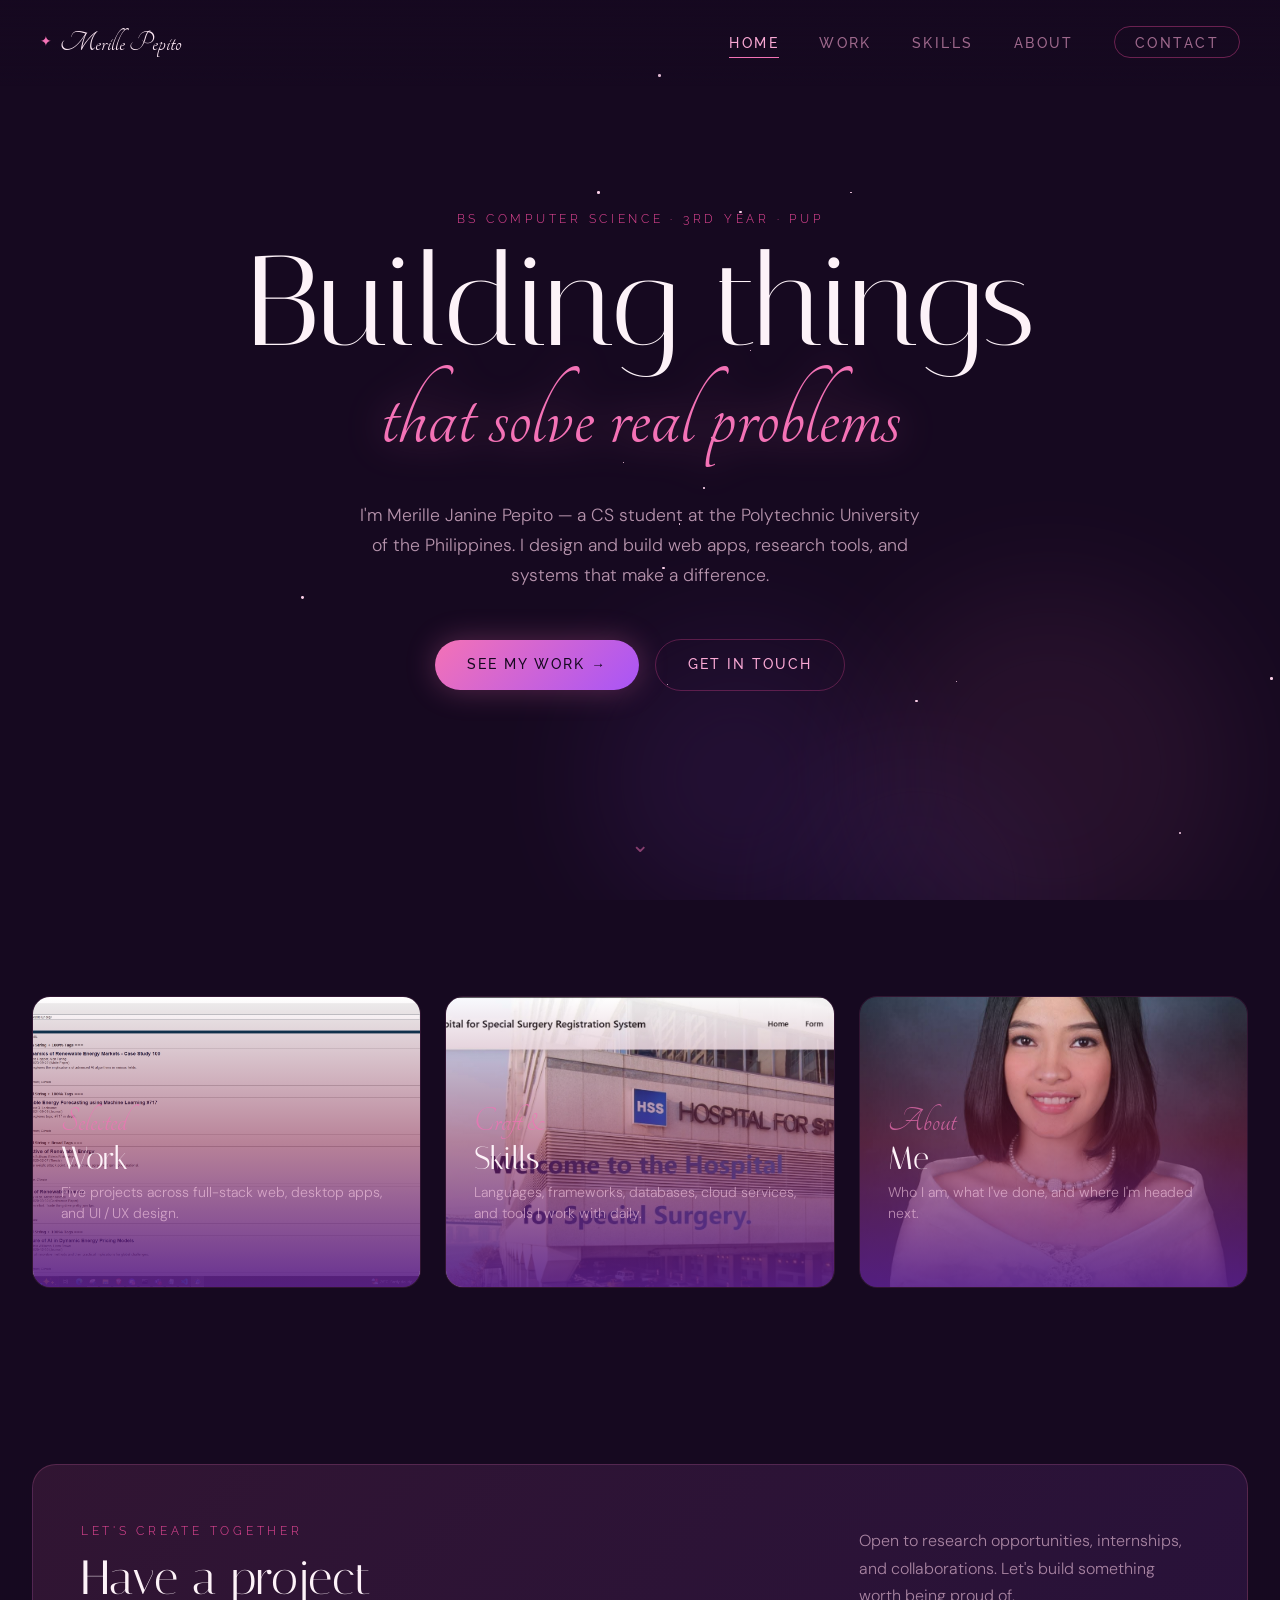
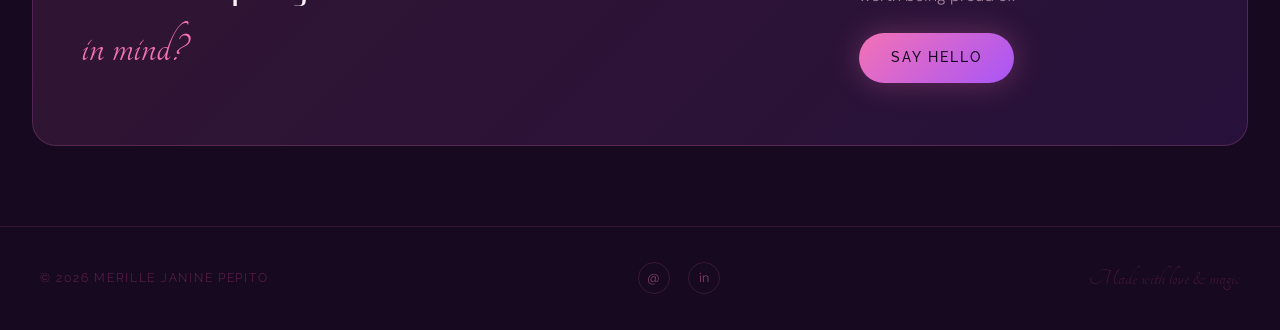
<file: index.html>
<!DOCTYPE html>
<html lang="en">
<head>
  <meta charset="UTF-8" />
  <meta name="viewport" content="width=device-width, initial-scale=1.0" />
  <title>Merille Janine Pepito — Portfolio</title>
  <link rel="stylesheet" href="css/style.css" />
</head>
<body>

  <!-- NAV -->
  <nav class="site-nav">
    <a href="index.html" class="nav-logo">
      <span class="spark-icon">✦</span>
      <span>Merille Pepito</span>
    </a>
    <ul class="nav-links">
      <li><a href="index.html" class="active">Home</a></li>
      <li><a href="work.html">Work</a></li>
      <li><a href="skills.html">Skills</a></li>
      <li><a href="about.html">About</a></li>
      <li><a href="contact.html" class="nav-hire">Contact</a></li>
    </ul>
    <button class="nav-toggle" id="nav-toggle" aria-label="Menu">
      <span class="bar"></span>
      <span class="bar short"></span>
      <span class="bar"></span>
    </button>
  </nav>

  <!-- MOBILE DRAWER -->
  <div class="mobile-drawer" id="mobile-drawer">
    <a href="index.html">Home</a>
    <a href="work.html">Work</a>
    <a href="skills.html">Skills</a>
    <a href="about.html">About</a>
    <a href="contact.html">Contact</a>
  </div>

  <!-- HERO -->
  <section class="hero">
    <!-- ambient orbs -->
    <div class="hero-orbs">
      <div class="hero-orb" style="background:rgba(168,85,247,0.4)"></div>
      <div class="hero-orb" style="background:rgba(244,114,182,0.35)"></div>
      <div class="hero-orb" style="background:rgba(139,92,246,0.3)"></div>
    </div>
    <!-- stars -->
    <div class="hero-stars">
      <div class="hero-star"></div><div class="hero-star"></div><div class="hero-star"></div>
      <div class="hero-star"></div><div class="hero-star"></div><div class="hero-star"></div>
      <div class="hero-star"></div><div class="hero-star"></div><div class="hero-star"></div>
      <div class="hero-star"></div><div class="hero-star"></div><div class="hero-star"></div>
      <div class="hero-star"></div><div class="hero-star"></div><div class="hero-star"></div>
      <div class="hero-star"></div><div class="hero-star"></div><div class="hero-star"></div>
    </div>

    <div class="hero-content">
      <p class="eyebrow">BS Computer Science &middot; 3rd Year &middot; PUP</p>
      <h1 class="display-main">Building things</h1>
      <span class="display-script">that solve real problems</span>
      <p class="hero-lede">
        I'm Merille Janine Pepito — a CS student at the Polytechnic University of the Philippines.
        I design and build web apps, research tools, and systems that make a difference.
      </p>
      <div class="hero-actions">
        <a href="work.html" class="btn-primary">See My Work &rarr;</a>
        <a href="contact.html" class="btn-outline">Get In Touch</a>
      </div>
    </div>

    <button class="scroll-cue" onclick="document.querySelector('.quicknav-section').scrollIntoView({behavior:'smooth'})">&#8964;</button>
  </section>

  <!-- QUICK NAV CARDS -->
  <div class="quicknav-section">
    <div class="quicknav-grid">

      <a href="work.html" class="quicknav-card" data-reveal data-delay="0">
        <img src="images/Minerva.jpg" alt="Work" />
        <div class="overlay"></div>
        <div class="card-body">
          <span class="card-script">Selected</span>
          <h3>Work</h3>
          <p>Five projects across full-stack web, desktop apps, and UI&thinsp;/&thinsp;UX design.</p>
          <span class="explore-tag">Explore &rarr;</span>
        </div>
      </a>

      <a href="skills.html" class="quicknav-card" data-reveal data-delay="100">
        <img src="images/SpecialSurgery.jpg" alt="Skills" />
        <div class="overlay"></div>
        <div class="card-body">
          <span class="card-script">Craft &amp;</span>
          <h3>Skills</h3>
          <p>Languages, frameworks, databases, cloud services, and tools I work with daily.</p>
          <span class="explore-tag">Explore &rarr;</span>
        </div>
      </a>

      <a href="about.html" class="quicknav-card" data-reveal data-delay="200">
        <img src="images/Merille.jpg" alt="About" />
        <div class="overlay"></div>
        <div class="card-body">
          <span class="card-script">About</span>
          <h3>Me</h3>
          <p>Who I am, what I've done, and where I'm headed next.</p>
          <span class="explore-tag">Explore &rarr;</span>
        </div>
      </a>

    </div>
  </div>

  <!-- CTA STRIP -->
  <div class="cta-section" data-reveal>
    <div class="cta-box">
      <div>
        <p class="eyebrow">Let's Create Together</p>
        <h2>Have a project</h2>
        <span class="display-script" style="font-size:clamp(2rem,4vw,3.2rem)">in mind?</span>
      </div>
      <div>
        <p style="color:rgba(251,207,232,0.6); margin:0 0 24px; max-width:340px; line-height:1.7;">
          Open to research opportunities, internships, and collaborations.
          Let's build something worth being proud of.
        </p>
        <a href="contact.html" class="btn-primary">Say Hello</a>
      </div>
    </div>
  </div>

  <!-- FOOTER -->
  <footer class="site-footer">
    <span class="copyright">&copy; 2026 Merille Janine Pepito</span>
    <div class="footer-socials">
      <a href="mailto:mjortizpepito@gmail.com" aria-label="Email">@</a>
      <a href="https://www.linkedin.com/in/merille-janine-pepito-ba5447296/" target="_blank" aria-label="LinkedIn">in</a>
    </div>
    <span class="footer-tag">Made with love &amp; magic</span>
  </footer>

  <script src="js/main.js"></script>
</body>
</html>
</file>
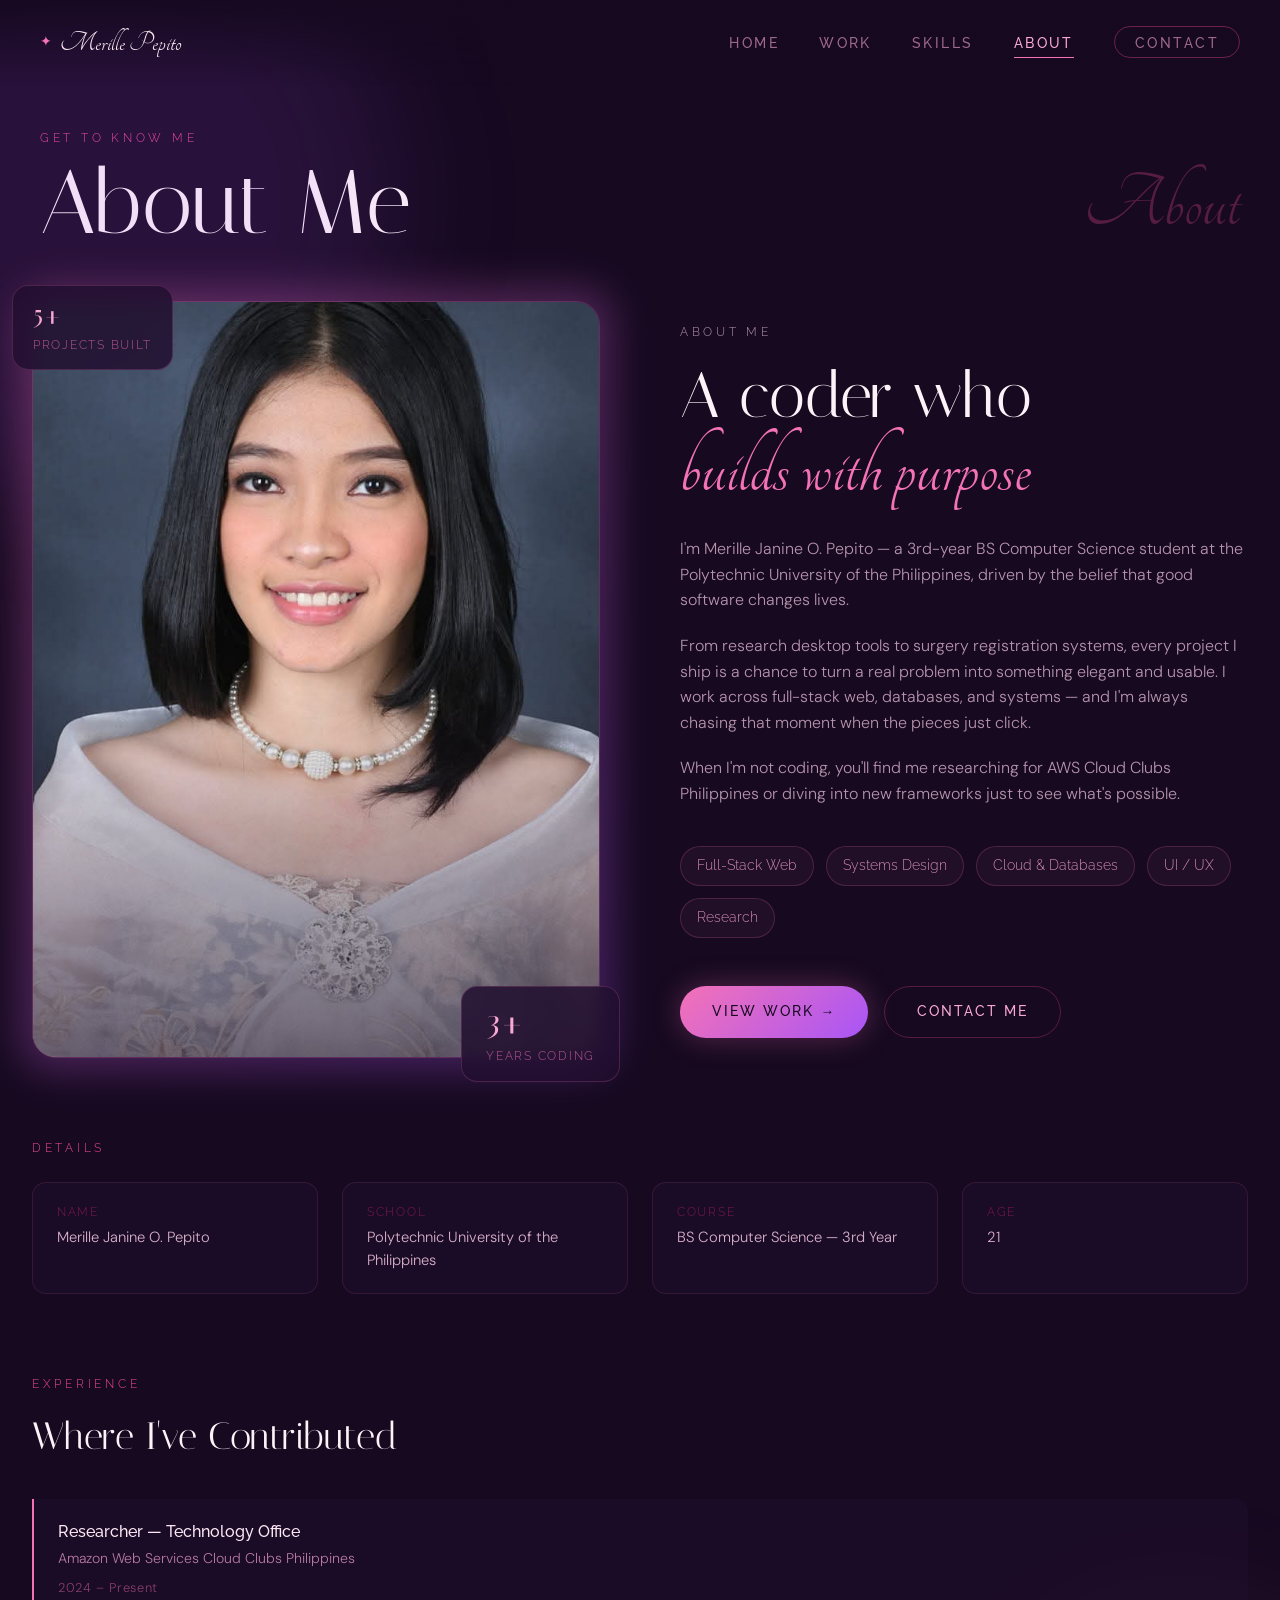
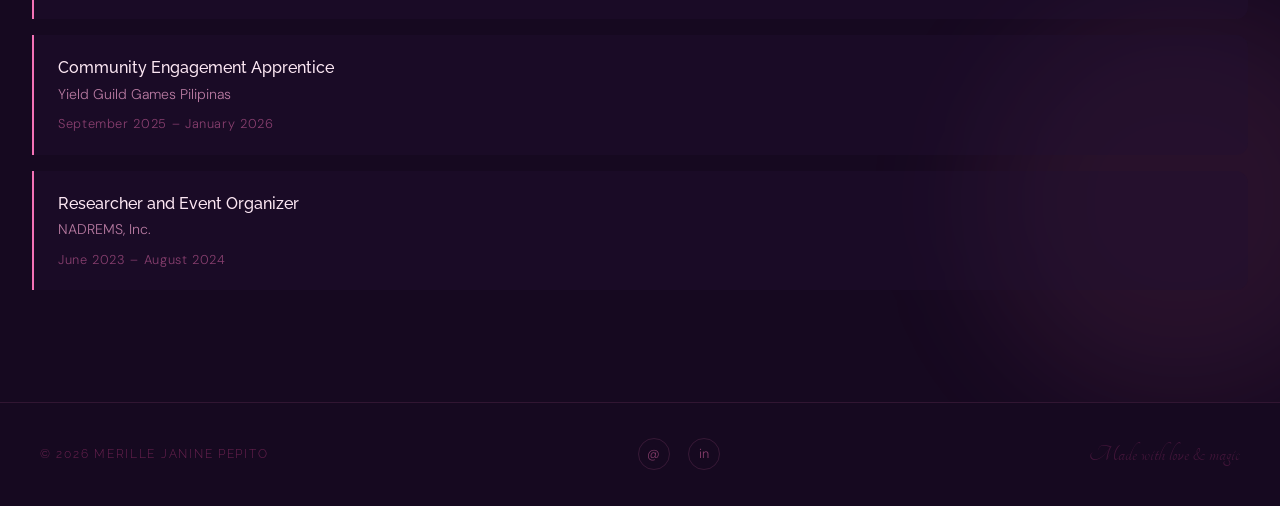
<file: about.html>
<!DOCTYPE html>
<html lang="en">
<head>
  <meta charset="UTF-8" />
  <meta name="viewport" content="width=device-width, initial-scale=1.0" />
  <title>About — Merille Janine Pepito</title>
  <link rel="stylesheet" href="css/style.css" />
</head>
<body>

  <nav class="site-nav">
    <a href="index.html" class="nav-logo">
      <span class="spark-icon">✦</span>
      <span>Merille Pepito</span>
    </a>
    <ul class="nav-links">
      <li><a href="index.html">Home</a></li>
      <li><a href="work.html">Work</a></li>
      <li><a href="skills.html">Skills</a></li>
      <li><a href="about.html" class="active">About</a></li>
      <li><a href="contact.html" class="nav-hire">Contact</a></li>
    </ul>
    <button class="nav-toggle" id="nav-toggle" aria-label="Menu">
      <span class="bar"></span><span class="bar short"></span><span class="bar"></span>
    </button>
  </nav>

  <div class="mobile-drawer" id="mobile-drawer">
    <a href="index.html">Home</a>
    <a href="work.html">Work</a>
    <a href="skills.html">Skills</a>
    <a href="about.html" class="active">About</a>
    <a href="contact.html">Contact</a>
  </div>

  <main>
    <!-- ambient glows -->
    <div class="glow" style="width:600px;height:600px;top:-100px;left:-200px;background:rgba(168,85,247,0.12)"></div>
    <div class="glow" style="width:400px;height:400px;bottom:0;right:-100px;background:rgba(244,114,182,0.08)"></div>

    <!-- PAGE HEADER -->
    <div class="page-header">
      <p class="eyebrow">Get To Know Me</p>
      <div class="page-header-row">
        <h1>About Me</h1>
        <span class="page-tag">About</span>
      </div>
    </div>

    <!-- ABOUT GRID -->
    <section class="about-section">
      <div class="about-grid">

        <!-- Portrait with stat badges -->
        <div class="about-portrait-wrap" data-reveal>
          <div class="about-portrait-glow"></div>
          <div class="about-portrait">
            <img src="images/Merille.jpg" alt="Merille Janine Pepito" />
            <div class="shade"></div>
          </div>

          <!-- Floating stat badges -->
          <div class="about-stat stat-top">
            <p class="stat-number">5+</p>
            <p class="stat-label">Projects Built</p>
          </div>
          <div class="about-stat stat-bottom">
            <p class="stat-number">3+</p>
            <p class="stat-label">Years Coding</p>
          </div>
        </div>

        <!-- Bio copy -->
        <div class="about-copy" data-reveal data-delay="120">
          <p class="eyebrow">About Me</p>
          <h1>
            A coder who
            <span class="script" style="font-size:1.3em;display:block;line-height:1;">builds with purpose</span>
          </h1>

          <p>
            I'm Merille Janine O. Pepito — a 3rd-year BS Computer Science student at the
            Polytechnic University of the Philippines, driven by the belief that good software
            changes lives.
          </p>
          <p>
            From research desktop tools to surgery registration systems, every project I ship
            is a chance to turn a real problem into something elegant and usable. I work
            across full-stack web, databases, and systems — and I'm always chasing
            that moment when the pieces just click.
          </p>
          <p>
            When I'm not coding, you'll find me researching for AWS Cloud Clubs Philippines
            or diving into new frameworks just to see what's possible.
          </p>

          <div class="tag-row">
            <span>Full-Stack Web</span>
            <span>Systems Design</span>
            <span>Cloud &amp; Databases</span>
            <span>UI / UX</span>
            <span>Research</span>
          </div>

          <div class="about-actions">
            <a href="work.html" class="btn-primary">View Work &rarr;</a>
            <a href="contact.html" class="btn-outline">Contact Me</a>
          </div>
        </div>

      </div>

      <!-- Basic info strip -->
      <div style="margin-top:80px;" data-reveal>
        <p class="eyebrow">Details</p>
        <div style="display:grid;grid-template-columns:repeat(auto-fit,minmax(200px,1fr));gap:24px;margin-top:24px;">
          <div style="padding:20px 24px;border-radius:14px;background:var(--surface-light);border:1px solid var(--border);">
            <p style="margin:0 0 4px;font-size:0.72rem;letter-spacing:0.15em;text-transform:uppercase;color:rgba(219,39,119,0.5);font-family:var(--font-label)">Name</p>
            <p style="margin:0;color:rgba(251,207,232,0.85);font-size:0.92rem;">Merille Janine O. Pepito</p>
          </div>
          <div style="padding:20px 24px;border-radius:14px;background:var(--surface-light);border:1px solid var(--border);">
            <p style="margin:0 0 4px;font-size:0.72rem;letter-spacing:0.15em;text-transform:uppercase;color:rgba(219,39,119,0.5);font-family:var(--font-label)">School</p>
            <p style="margin:0;color:rgba(251,207,232,0.85);font-size:0.92rem;">Polytechnic University of the Philippines</p>
          </div>
          <div style="padding:20px 24px;border-radius:14px;background:var(--surface-light);border:1px solid var(--border);">
            <p style="margin:0 0 4px;font-size:0.72rem;letter-spacing:0.15em;text-transform:uppercase;color:rgba(219,39,119,0.5);font-family:var(--font-label)">Course</p>
            <p style="margin:0;color:rgba(251,207,232,0.85);font-size:0.92rem;">BS Computer Science — 3rd Year</p>
          </div>
          <div style="padding:20px 24px;border-radius:14px;background:var(--surface-light);border:1px solid var(--border);">
            <p style="margin:0 0 4px;font-size:0.72rem;letter-spacing:0.15em;text-transform:uppercase;color:rgba(219,39,119,0.5);font-family:var(--font-label)">Age</p>
            <p style="margin:0;color:rgba(251,207,232,0.85);font-size:0.92rem;">21</p>
          </div>
        </div>
      </div>

      <!-- Experience -->
      <div style="margin-top:80px;" data-reveal>
        <p class="eyebrow">Experience</p>
        <h2 style="font-family:var(--font-display);font-weight:400;font-size:clamp(1.8rem,3vw,2.6rem);color:var(--pink-50);margin:8px 0 32px;">Where I've Contributed</h2>
        <ul class="experience-list">
          <li>
            <div class="role-title">Researcher — Technology Office</div>
            <span class="role-company">Amazon Web Services Cloud Clubs Philippines</span>
            <p class="experience-date">2024 &ndash; Present</p>
          </li>
          <li>
            <div class="role-title">Community Engagement Apprentice</div>
            <span class="role-company">Yield Guild Games Pilipinas</span>
            <p class="experience-date">September 2025 &ndash; January 2026</p>
          </li>
          <li>
            <div class="role-title">Researcher and Event Organizer</div>
            <span class="role-company">NADREMS, Inc.</span>
            <p class="experience-date">June 2023 &ndash; August 2024</p>
          </li>
        </ul>
      </div>
    </section>
  </main>

  <footer class="site-footer">
    <span class="copyright">&copy; 2026 Merille Janine Pepito</span>
    <div class="footer-socials">
      <a href="mailto:mjortizpepito@gmail.com" aria-label="Email">@</a>
      <a href="https://www.linkedin.com/in/merille-janine-pepito-ba5447296/" target="_blank" aria-label="LinkedIn">in</a>
    </div>
    <span class="footer-tag">Made with love &amp; magic</span>
  </footer>

  <script src="js/main.js"></script>
</body>
</html>
</file>
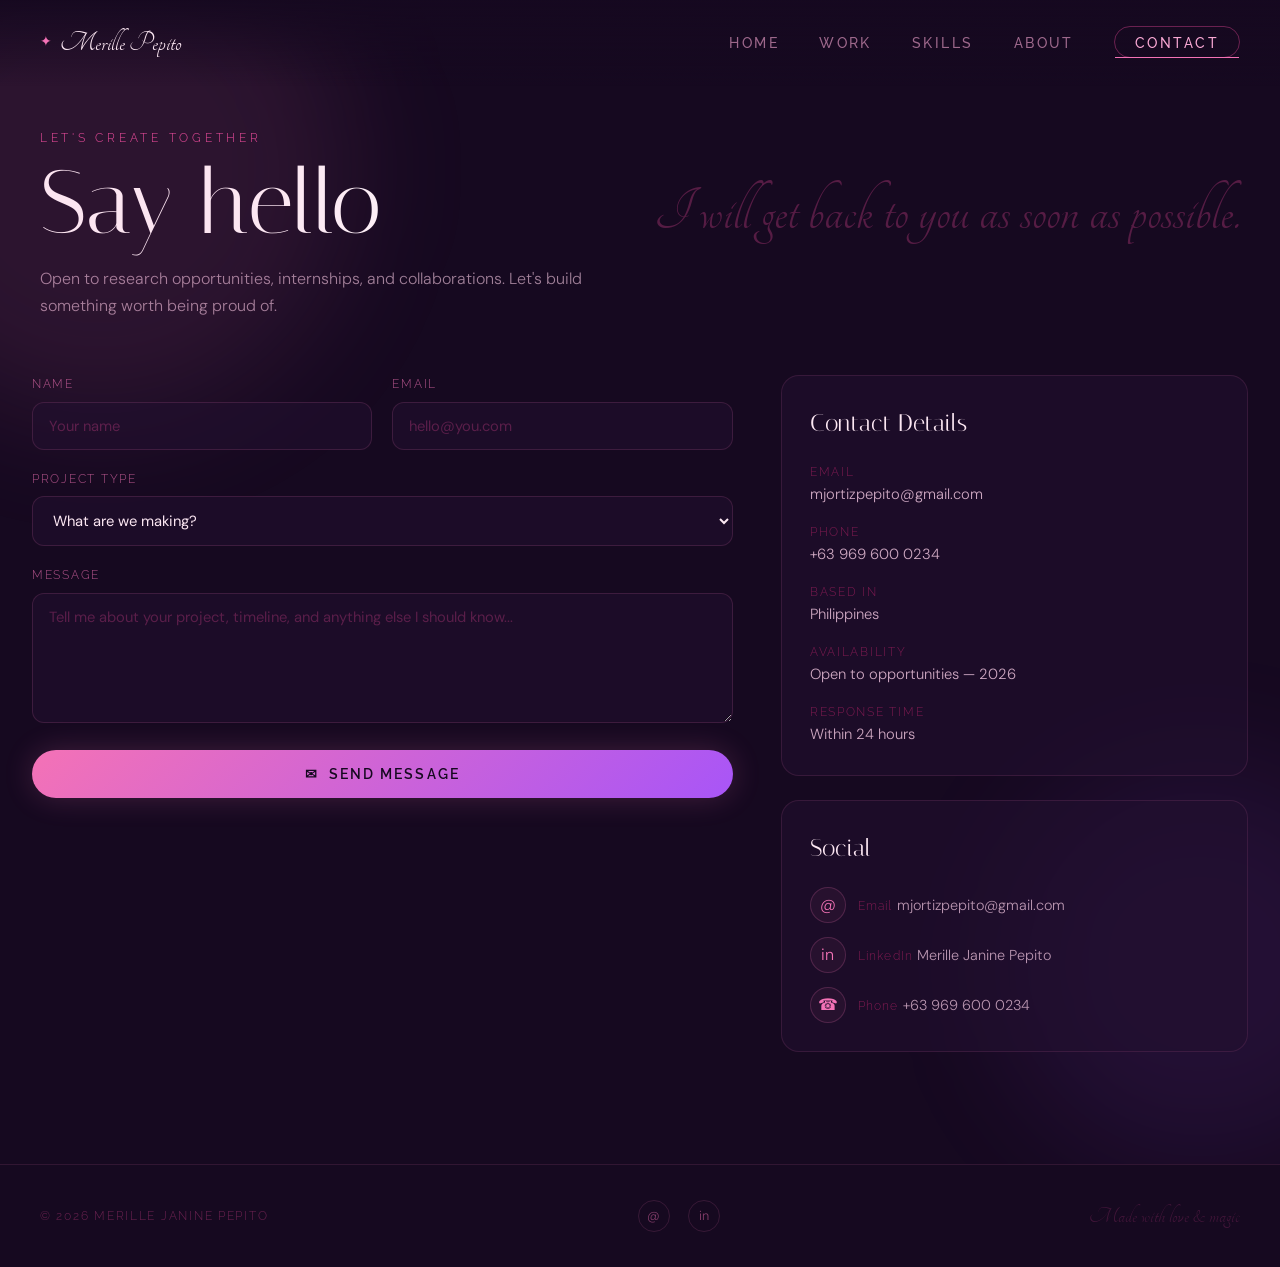
<file: contact.html>
<!DOCTYPE html>
<html lang="en">
<head>
  <meta charset="UTF-8" />
  <meta name="viewport" content="width=device-width, initial-scale=1.0" />
  <title>Contact — Merille Janine Pepito</title>
  <link rel="stylesheet" href="css/style.css" />
</head>
<body>

  <nav class="site-nav">
    <a href="index.html" class="nav-logo">
      <span class="spark-icon">✦</span>
      <span>Merille Pepito</span>
    </a>
    <ul class="nav-links">
      <li><a href="index.html">Home</a></li>
      <li><a href="work.html">Work</a></li>
      <li><a href="skills.html">Skills</a></li>
      <li><a href="about.html">About</a></li>
      <li><a href="contact.html" class="nav-hire active">Contact</a></li>
    </ul>
    <button class="nav-toggle" id="nav-toggle" aria-label="Menu">
      <span class="bar"></span><span class="bar short"></span><span class="bar"></span>
    </button>
  </nav>

  <div class="mobile-drawer" id="mobile-drawer">
    <a href="index.html">Home</a>
    <a href="work.html">Work</a>
    <a href="skills.html">Skills</a>
    <a href="about.html">About</a>
    <a href="contact.html" class="active">Contact</a>
  </div>

  <main>
    <div class="glow" style="width:500px;height:500px;top:-80px;left:-150px;background:rgba(244,114,182,0.1)"></div>
    <div class="glow" style="width:400px;height:400px;bottom:0;right:-120px;background:rgba(168,85,247,0.09)"></div>

    <!-- PAGE HEADER -->
    <div class="page-header">
      <p class="eyebrow">Let's Create Together</p>
      <div class="page-header-row">
        <h1>Say hello</h1>
        <span class="page-tag" style="font-family:var(--font-script);color:rgba(236,72,153,0.3);font-size:4rem;">I will get back to you as soon as possible.</span>
      </div>
      <p class="lede">Open to research opportunities, internships, and collaborations. Let's build something worth being proud of.</p>
    </div>

    <!-- CONTACT GRID -->
    <section class="contact-section">
      <div class="contact-grid">

        <!-- LEFT: form -->
        <div data-reveal>

          <!-- Form (shown by default) -->
          <form class="contact-form" id="contact-form" novalidate>
            <div class="form-row">
              <div class="field">
                <label for="name">Name</label>
                <input type="text" id="name" name="name" placeholder="Your name" required />
              </div>
              <div class="field">
                <label for="email">Email</label>
                <input type="email" id="email" name="email" placeholder="hello@you.com" required />
              </div>
            </div>

            <div class="field">
              <label for="project-type">Project Type</label>
              <select id="project-type" name="project_type">
                <option value="" disabled selected>What are we making?</option>
                <option value="web-app">Web Application</option>
                <option value="desktop-app">Desktop Application</option>
                <option value="research">Research Collaboration</option>
                <option value="internship">Internship / Role</option>
                <option value="other">Other</option>
              </select>
            </div>

            <div class="field">
              <label for="message">Message</label>
              <textarea id="message" name="message" placeholder="Tell me about your project, timeline, and anything else I should know..." required></textarea>
            </div>

            <button type="submit" class="submit-btn">
              <span>&#9993;</span> Send Message
            </button>
          </form>

          <!-- Success state (hidden until form submitted) -->
          <div class="sent-confirm" id="sent-confirm" style="display:none;">
            <span class="script" style="font-size:3.5rem;display:block;margin-bottom:16px;">Thank you!</span>
            <p style="color:rgba(251,207,232,0.65);max-width:400px;margin:0 auto;">
              Your message is on its way. I'll get back to you within 24 hours.
            </p>
            <a href="index.html" class="btn-outline" style="display:inline-flex;margin-top:32px;">Back to Home</a>
          </div>

        </div>

        <!-- RIGHT: sidebar -->
        <div data-reveal data-delay="120">

          <!-- Contact details card -->
          <div class="info-card">
            <h3>Contact Details</h3>
            <div class="detail-item">
              <p class="detail-label">Email</p>
              <p class="detail-value">mjortizpepito@gmail.com</p>
            </div>
            <div class="detail-item">
              <p class="detail-label">Phone</p>
              <p class="detail-value">+63 969 600 0234</p>
            </div>
            <div class="detail-item">
              <p class="detail-label">Based In</p>
              <p class="detail-value">Philippines</p>
            </div>
            <div class="detail-item">
              <p class="detail-label">Availability</p>
              <p class="detail-value">Open to opportunities &mdash; 2026</p>
            </div>
            <div class="detail-item">
              <p class="detail-label">Response Time</p>
              <p class="detail-value">Within 24 hours</p>
            </div>
          </div>

          <!-- Social card -->
          <div class="info-card" style="margin-top:24px;">
            <h3>Social</h3>
            <div class="social-row">
              <a href="mailto:mjortizpepito@gmail.com">
                <span class="icon-circle">@</span>
                <div>
                  <span class="social-label">Email</span>
                  <span class="social-handle">mjortizpepito@gmail.com</span>
                </div>
              </a>
              <a href="https://www.linkedin.com/in/merille-janine-pepito-ba5447296/" target="_blank">
                <span class="icon-circle">in</span>
                <div>
                  <span class="social-label">LinkedIn</span>
                  <span class="social-handle">Merille Janine Pepito</span>
                </div>
              </a>
              <a href="tel:+639696000234">
                <span class="icon-circle">&#9742;</span>
                <div>
                  <span class="social-label">Phone</span>
                  <span class="social-handle">+63 969 600 0234</span>
                </div>
              </a>
            </div>
          </div>

        </div>

      </div>
    </section>
  </main>

  <footer class="site-footer">
    <span class="copyright">&copy; 2026 Merille Janine Pepito</span>
    <div class="footer-socials">
      <a href="mailto:mjortizpepito@gmail.com" aria-label="Email">@</a>
      <a href="https://www.linkedin.com/in/merille-janine-pepito-ba5447296/" target="_blank" aria-label="LinkedIn">in</a>
    </div>
    <span class="footer-tag">Made with love &amp; magic</span>
  </footer>

  <script src="js/main.js"></script>
</body>
</html>
</file>
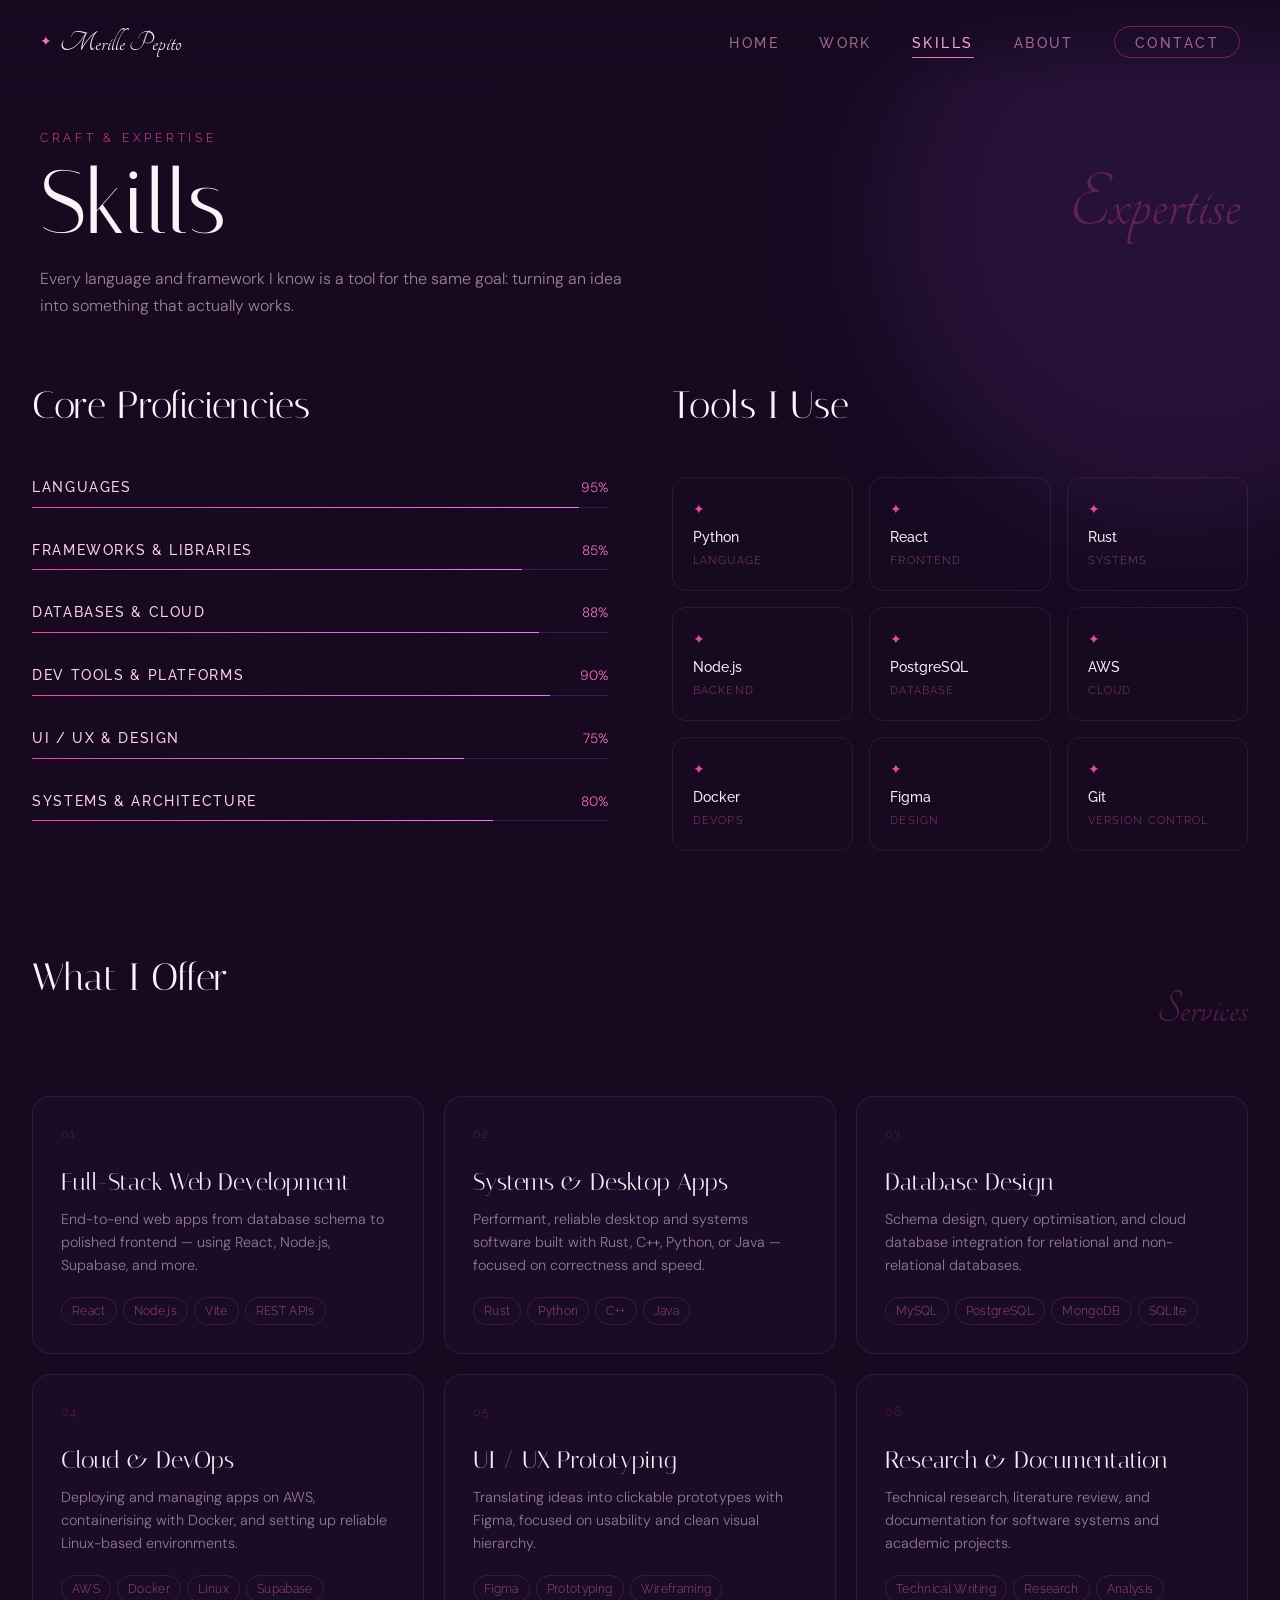
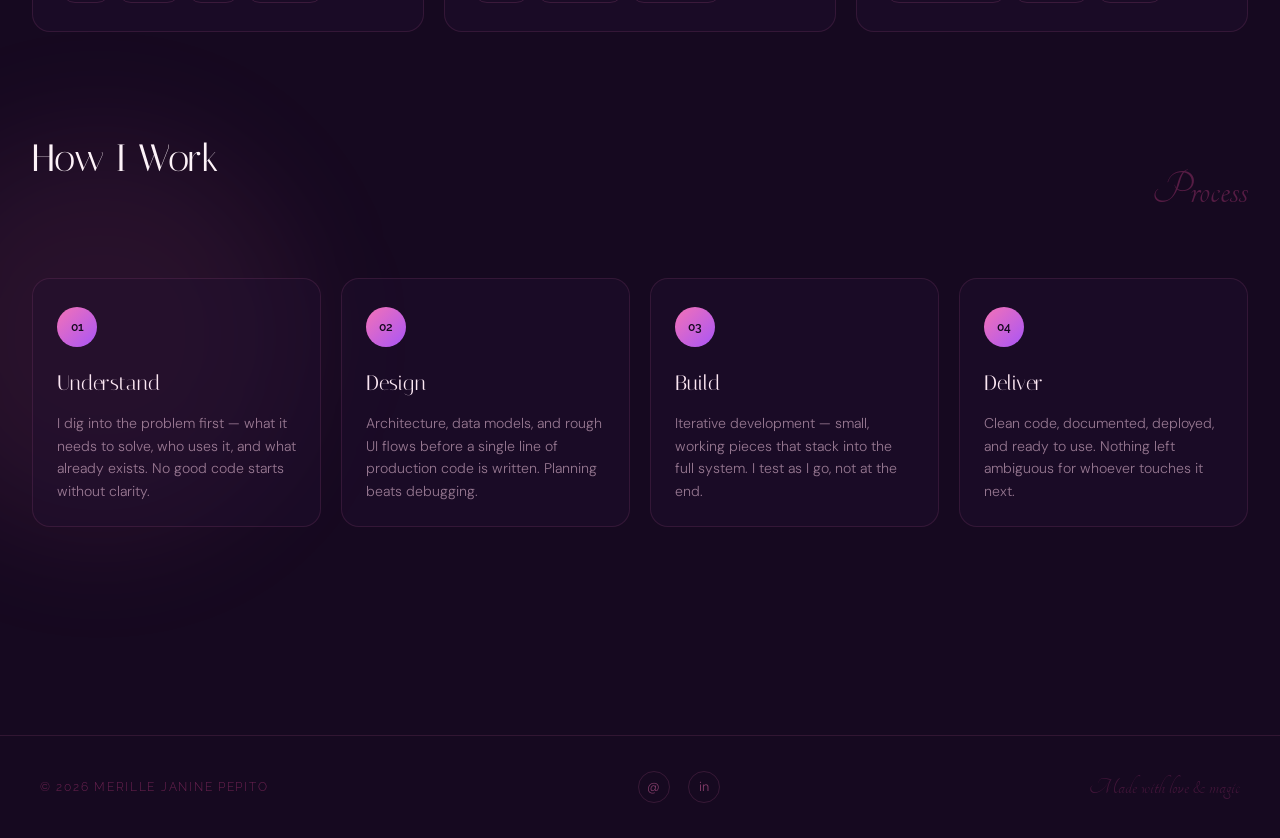
<file: skills.html>
<!DOCTYPE html>
<html lang="en">
<head>
  <meta charset="UTF-8" />
  <meta name="viewport" content="width=device-width, initial-scale=1.0" />
  <title>Skills — Merille Janine Pepito</title>
  <link rel="stylesheet" href="css/style.css" />
</head>
<body>

  <nav class="site-nav">
    <a href="index.html" class="nav-logo">
      <span class="spark-icon">✦</span>
      <span>Merille Pepito</span>
    </a>
    <ul class="nav-links">
      <li><a href="index.html">Home</a></li>
      <li><a href="work.html">Work</a></li>
      <li><a href="skills.html" class="active">Skills</a></li>
      <li><a href="about.html">About</a></li>
      <li><a href="contact.html" class="nav-hire">Contact</a></li>
    </ul>
    <button class="nav-toggle" id="nav-toggle" aria-label="Menu">
      <span class="bar"></span><span class="bar short"></span><span class="bar"></span>
    </button>
  </nav>

  <div class="mobile-drawer" id="mobile-drawer">
    <a href="index.html">Home</a>
    <a href="work.html">Work</a>
    <a href="skills.html" class="active">Skills</a>
    <a href="about.html">About</a>
    <a href="contact.html">Contact</a>
  </div>

  <main>
    <div class="glow" style="width:600px;height:600px;top:-80px;right:-200px;background:rgba(168,85,247,0.11)"></div>
    <div class="glow" style="width:400px;height:400px;bottom:200px;left:-100px;background:rgba(244,114,182,0.08)"></div>

    <!-- PAGE HEADER -->
    <div class="page-header">
      <p class="eyebrow">Craft &amp; Expertise</p>
      <div class="page-header-row">
        <h1>Skills</h1>
        <span class="page-tag">Expertise</span>
      </div>
      <p class="lede">Every language and framework I know is a tool for the same goal: turning an idea into something that actually works.</p>
    </div>

    <!-- PROFICIENCIES + TOOLS -->
    <div class="skills-columns">

      <!-- Left: animated proficiency bars -->
      <div data-reveal>
        <h2>Core Proficiencies</h2>
        <div class="bar-group">

          <div class="bar-item">
            <div class="bar-label">
              <span class="label-text">Languages</span>
              <span class="label-pct">95%</span>
            </div>
            <div class="bar-track">
              <div class="bar-fill" data-width="95%"></div>
            </div>
          </div>

          <div class="bar-item">
            <div class="bar-label">
              <span class="label-text">Frameworks &amp; Libraries</span>
              <span class="label-pct">85%</span>
            </div>
            <div class="bar-track">
              <div class="bar-fill" data-width="85%"></div>
            </div>
          </div>

          <div class="bar-item">
            <div class="bar-label">
              <span class="label-text">Databases &amp; Cloud</span>
              <span class="label-pct">88%</span>
            </div>
            <div class="bar-track">
              <div class="bar-fill" data-width="88%"></div>
            </div>
          </div>

          <div class="bar-item">
            <div class="bar-label">
              <span class="label-text">Dev Tools &amp; Platforms</span>
              <span class="label-pct">90%</span>
            </div>
            <div class="bar-track">
              <div class="bar-fill" data-width="90%"></div>
            </div>
          </div>

          <div class="bar-item">
            <div class="bar-label">
              <span class="label-text">UI / UX &amp; Design</span>
              <span class="label-pct">75%</span>
            </div>
            <div class="bar-track">
              <div class="bar-fill" data-width="75%"></div>
            </div>
          </div>

          <div class="bar-item">
            <div class="bar-label">
              <span class="label-text">Systems &amp; Architecture</span>
              <span class="label-pct">80%</span>
            </div>
            <div class="bar-track">
              <div class="bar-fill" data-width="80%"></div>
            </div>
          </div>

        </div>
      </div>

      <!-- Right: tools grid -->
      <div data-reveal data-delay="120">
        <h2>Tools I Use</h2>
        <div class="tool-grid">
          <div class="tool-card">
            <span class="tool-icon">✦</span>
            <span class="tool-name">Python</span>
            <span class="tool-tag">Language</span>
          </div>
          <div class="tool-card">
            <span class="tool-icon">✦</span>
            <span class="tool-name">React</span>
            <span class="tool-tag">Frontend</span>
          </div>
          <div class="tool-card">
            <span class="tool-icon">✦</span>
            <span class="tool-name">Rust</span>
            <span class="tool-tag">Systems</span>
          </div>
          <div class="tool-card">
            <span class="tool-icon">✦</span>
            <span class="tool-name">Node.js</span>
            <span class="tool-tag">Backend</span>
          </div>
          <div class="tool-card">
            <span class="tool-icon">✦</span>
            <span class="tool-name">PostgreSQL</span>
            <span class="tool-tag">Database</span>
          </div>
          <div class="tool-card">
            <span class="tool-icon">✦</span>
            <span class="tool-name">AWS</span>
            <span class="tool-tag">Cloud</span>
          </div>
          <div class="tool-card">
            <span class="tool-icon">✦</span>
            <span class="tool-name">Docker</span>
            <span class="tool-tag">DevOps</span>
          </div>
          <div class="tool-card">
            <span class="tool-icon">✦</span>
            <span class="tool-name">Figma</span>
            <span class="tool-tag">Design</span>
          </div>
          <div class="tool-card">
            <span class="tool-icon">✦</span>
            <span class="tool-name">Git</span>
            <span class="tool-tag">Version Control</span>
          </div>
        </div>
      </div>

    </div>

    <!-- WHAT I OFFER (services) -->
    <div class="section-block" data-reveal>
      <div class="section-block-heading">
        <h2>What I Offer</h2>
        <span class="script-tag">Services</span>
      </div>
      <div class="services-grid">

        <div class="service-card">
          <div class="service-top">
            <span class="service-num">01</span>
            <div class="service-dot"></div>
          </div>
          <h3>Full-Stack Web Development</h3>
          <p>End-to-end web apps from database schema to polished frontend — using React, Node.js, Supabase, and more.</p>
          <div class="service-tags">
            <span>React</span><span>Node.js</span><span>Vite</span><span>REST APIs</span>
          </div>
        </div>

        <div class="service-card">
          <div class="service-top">
            <span class="service-num">02</span>
            <div class="service-dot"></div>
          </div>
          <h3>Systems &amp; Desktop Apps</h3>
          <p>Performant, reliable desktop and systems software built with Rust, C++, Python, or Java — focused on correctness and speed.</p>
          <div class="service-tags">
            <span>Rust</span><span>Python</span><span>C++</span><span>Java</span>
          </div>
        </div>

        <div class="service-card">
          <div class="service-top">
            <span class="service-num">03</span>
            <div class="service-dot"></div>
          </div>
          <h3>Database Design</h3>
          <p>Schema design, query optimisation, and cloud database integration for relational and non-relational databases.</p>
          <div class="service-tags">
            <span>MySQL</span><span>PostgreSQL</span><span>MongoDB</span><span>SQLite</span>
          </div>
        </div>

        <div class="service-card">
          <div class="service-top">
            <span class="service-num">04</span>
            <div class="service-dot"></div>
          </div>
          <h3>Cloud &amp; DevOps</h3>
          <p>Deploying and managing apps on AWS, containerising with Docker, and setting up reliable Linux-based environments.</p>
          <div class="service-tags">
            <span>AWS</span><span>Docker</span><span>Linux</span><span>Supabase</span>
          </div>
        </div>

        <div class="service-card">
          <div class="service-top">
            <span class="service-num">05</span>
            <div class="service-dot"></div>
          </div>
          <h3>UI / UX Prototyping</h3>
          <p>Translating ideas into clickable prototypes with Figma, focused on usability and clean visual hierarchy.</p>
          <div class="service-tags">
            <span>Figma</span><span>Prototyping</span><span>Wireframing</span>
          </div>
        </div>

        <div class="service-card">
          <div class="service-top">
            <span class="service-num">06</span>
            <div class="service-dot"></div>
          </div>
          <h3>Research &amp; Documentation</h3>
          <p>Technical research, literature review, and documentation for software systems and academic projects.</p>
          <div class="service-tags">
            <span>Technical Writing</span><span>Research</span><span>Analysis</span>
          </div>
        </div>

      </div>
    </div>

    <!-- HOW I WORK (process) -->
    <div class="section-block" data-reveal>
      <div class="section-block-heading">
        <h2>How I Work</h2>
        <span class="script-tag">Process</span>
      </div>
      <div class="process-row">
        <div class="process-card">
          <div class="process-num">01</div>
          <h3>Understand</h3>
          <p>I dig into the problem first — what it needs to solve, who uses it, and what already exists. No good code starts without clarity.</p>
        </div>
        <div class="process-card">
          <div class="process-num">02</div>
          <h3>Design</h3>
          <p>Architecture, data models, and rough UI flows before a single line of production code is written. Planning beats debugging.</p>
        </div>
        <div class="process-card">
          <div class="process-num">03</div>
          <h3>Build</h3>
          <p>Iterative development — small, working pieces that stack into the full system. I test as I go, not at the end.</p>
        </div>
        <div class="process-card">
          <div class="process-num">04</div>
          <h3>Deliver</h3>
          <p>Clean code, documented, deployed, and ready to use. Nothing left ambiguous for whoever touches it next.</p>
        </div>
      </div>
    </div>

  </main>

  <footer class="site-footer">
    <span class="copyright">&copy; 2026 Merille Janine Pepito</span>
    <div class="footer-socials">
      <a href="mailto:mjortizpepito@gmail.com" aria-label="Email">@</a>
      <a href="https://www.linkedin.com/in/merille-janine-pepito-ba5447296/" target="_blank" aria-label="LinkedIn">in</a>
    </div>
    <span class="footer-tag">Made with love &amp; magic</span>
  </footer>

  <script src="js/main.js"></script>
</body>
</html>
</file>
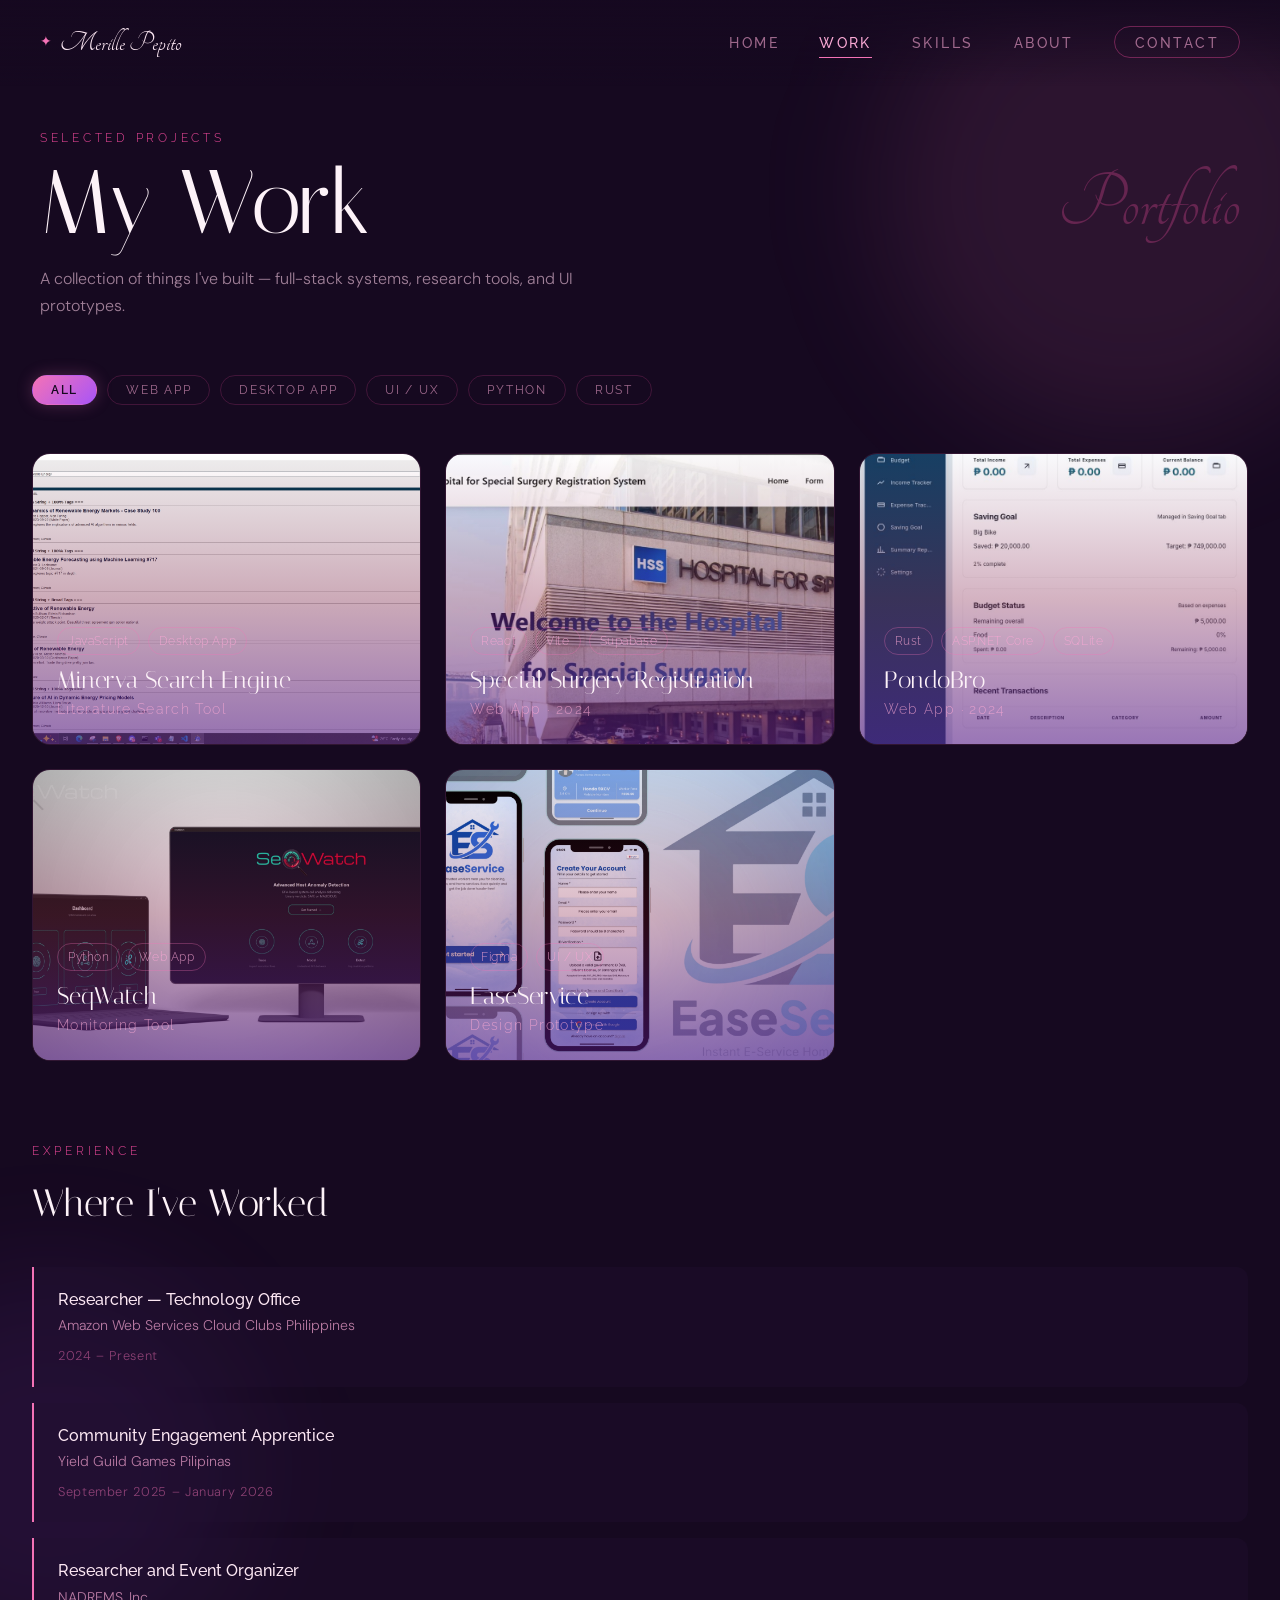
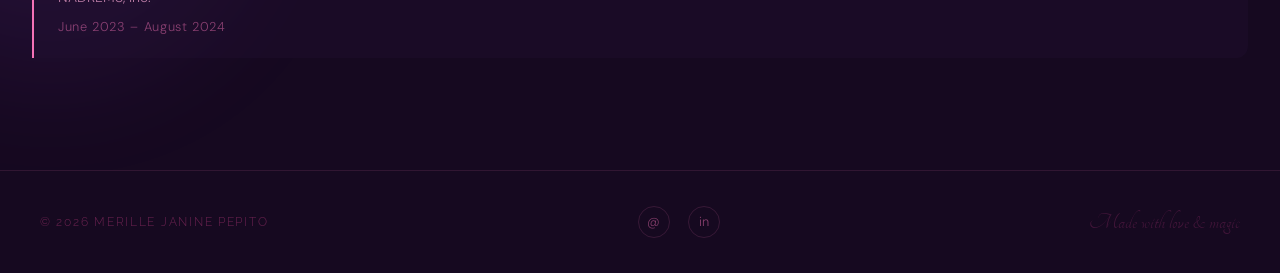
<file: work.html>
<!DOCTYPE html>
<html lang="en">
<head>
  <meta charset="UTF-8" />
  <meta name="viewport" content="width=device-width, initial-scale=1.0" />
  <title>Work — Merille Janine Pepito</title>
  <link rel="stylesheet" href="css/style.css" />
</head>
<body>

  <nav class="site-nav">
    <a href="index.html" class="nav-logo">
      <span class="spark-icon">✦</span>
      <span>Merille Pepito</span>
    </a>
    <ul class="nav-links">
      <li><a href="index.html">Home</a></li>
      <li><a href="work.html" class="active">Work</a></li>
      <li><a href="skills.html">Skills</a></li>
      <li><a href="about.html">About</a></li>
      <li><a href="contact.html" class="nav-hire">Contact</a></li>
    </ul>
    <button class="nav-toggle" id="nav-toggle" aria-label="Menu">
      <span class="bar"></span><span class="bar short"></span><span class="bar"></span>
    </button>
  </nav>

  <div class="mobile-drawer" id="mobile-drawer">
    <a href="index.html">Home</a>
    <a href="work.html" class="active">Work</a>
    <a href="skills.html">Skills</a>
    <a href="about.html">About</a>
    <a href="contact.html">Contact</a>
  </div>

  <main>
    <div class="glow" style="width:500px;height:500px;top:-60px;right:-100px;background:rgba(244,114,182,0.1)"></div>
    <div class="glow" style="width:400px;height:400px;bottom:100px;left:-150px;background:rgba(168,85,247,0.09)"></div>

    <!-- PAGE HEADER -->
    <div class="page-header">
      <p class="eyebrow">Selected Projects</p>
      <div class="page-header-row">
        <h1>My Work</h1>
        <span class="page-tag">Portfolio</span>
      </div>
      <p class="lede">A collection of things I've built — full-stack systems, research tools, and UI prototypes.</p>
    </div>

    <!-- WORK SECTION -->
    <section class="work-section">

      <!-- Filter pills -->
      <div class="filter-row" data-reveal>
        <button class="filter-pill active" data-filter="all">All</button>
        <button class="filter-pill" data-filter="web-app">Web App</button>
        <button class="filter-pill" data-filter="desktop-app">Desktop App</button>
        <button class="filter-pill" data-filter="ui-ux">UI / UX</button>
        <button class="filter-pill" data-filter="python">Python</button>
        <button class="filter-pill" data-filter="rust">Rust</button>
      </div>

      <!-- Project grid -->
      <div class="project-grid">

        <article class="project-card" data-category="desktop-app" data-reveal data-delay="0">
          <img src="images/Minerva.jpg" alt="Minerva Search Engine" />
          <div class="overlay"></div>
          <div class="card-body">
            <div class="tag-row">
              <span>JavaScript</span>
              <span>Desktop App</span>
            </div>
            <h3>Minerva Search Engine</h3>
            <div class="project-meta">
              <span>Literature Search Tool</span>
              <span class="arrow">&#8599;</span>
            </div>
          </div>
        </article>

        <article class="project-card" data-category="web-app" data-reveal data-delay="80">
          <img src="images/SpecialSurgery.jpg" alt="Special Surgery Registration System" />
          <div class="overlay"></div>
          <div class="card-body">
            <div class="tag-row">
              <span>React</span>
              <span>Vite</span>
              <span>Supabase</span>
            </div>
            <h3>Special Surgery Registration</h3>
            <div class="project-meta">
              <span>Web App &middot; 2024</span>
              <span class="arrow">&#8599;</span>
            </div>
          </div>
        </article>

        <article class="project-card" data-category="web-app, rust" data-reveal data-delay="160">
          <img src="images/PondoBro.jpg" alt="PondoBro" />
          <div class="overlay"></div>
          <div class="card-body">
            <div class="tag-row">
              <span>Rust</span>
              <span>ASP.NET Core</span>
              <span>SQLite</span>
            </div>
            <h3>PondoBro</h3>
            <div class="project-meta">
              <span>Web App &middot; 2024</span>
              <span class="arrow">&#8599;</span>
            </div>
          </div>
        </article>

        <article class="project-card" data-category="web-app, python" data-reveal data-delay="0">
          <img src="images/SeqWatch.JPEG" alt="SeqWatch" />
          <div class="overlay"></div>
          <div class="card-body">
            <div class="tag-row">
              <span>Python</span>
              <span>Web App</span>
            </div>
            <h3>SeqWatch</h3>
            <div class="project-meta">
              <span>Monitoring Tool</span>
              <span class="arrow">&#8599;</span>
            </div>
          </div>
        </article>

        <article class="project-card" data-category="ui-ux" data-reveal data-delay="80">
          <img src="images/EaseService.JPEG" alt="EaseService" />
          <div class="overlay"></div>
          <div class="card-body">
            <div class="tag-row">
              <span>Figma</span>
              <span>UI / UX</span>
            </div>
            <h3>EaseService</h3>
            <div class="project-meta">
              <span>Design Prototype</span>
              <span class="arrow">&#8599;</span>
            </div>
          </div>
        </article>

      </div>

      <!-- Empty state -->
      <div id="empty-state" class="empty-state" style="display:none;">
        <span>No projects here yet</span>
        <p style="color:rgba(251,207,232,0.4);margin-top:12px;font-size:0.9rem;">Try a different filter.</p>
      </div>

      <!-- Experience -->
      <div class="experience-block" data-reveal>
        <p class="eyebrow">Experience</p>
        <h2>Where I've Worked</h2>
        <ul class="experience-list">
          <li>
            <div class="role-title">Researcher — Technology Office</div>
            <span class="role-company">Amazon Web Services Cloud Clubs Philippines</span>
            <p class="experience-date">2024 &ndash; Present</p>
          </li>
          <li>
            <div class="role-title">Community Engagement Apprentice</div>
            <span class="role-company">Yield Guild Games Pilipinas</span>
            <p class="experience-date">September 2025 &ndash; January 2026</p>
          </li>
          <li>
            <div class="role-title">Researcher and Event Organizer</div>
            <span class="role-company">NADREMS, Inc.</span>
            <p class="experience-date">June 2023 &ndash; August 2024</p>
          </li>
        </ul>
      </div>

    </section>
  </main>

  <footer class="site-footer">
    <span class="copyright">&copy; 2026 Merille Janine Pepito</span>
    <div class="footer-socials">
      <a href="mailto:mjortizpepito@gmail.com" aria-label="Email">@</a>
      <a href="https://www.linkedin.com/in/merille-janine-pepito-ba5447296/" target="_blank" aria-label="LinkedIn">in</a>
    </div>
    <span class="footer-tag">Made with love &amp; magic</span>
  </footer>

  <script src="js/main.js"></script>
</body>
</html>
</file>
<file: css/style.css>
/* FONTS */
@import url('https://fonts.googleapis.com/css2?family=Italiana&family=Tangerine:wght@400;700&family=Raleway:wght@300;400;500;600&family=DM+Sans:wght@300;400;500&display=swap');

/* VARIABLES */
:root {
  --bg: #160920;
  --surface: rgba(34, 15, 48, 0.6);
  --surface-solid: #220f30;
  --surface-light: rgba(34, 15, 48, 0.4);
  --border: rgba(244, 114, 182, 0.12);
  --border-strong: rgba(244, 114, 182, 0.2);
  --pink: #f472b6;
  --pink-50: #fdf2f8;
  --pink-100: #fce7f3;
  --pink-200: #fbcfe8;
  --pink-300: #f9a8d4;
  --pink-400: #f472b6;
  --pink-500: #ec4899;
  --pink-600: #db2777;
  --purple: #a855f7;
  --gradient: linear-gradient(135deg, #f472b6 0%, #a855f7 100%);
  --font-display: 'Italiana', serif;
  --font-script: 'Tangerine', cursive;
  --font-label: 'Raleway', sans-serif;
  --font-body: 'DM Sans', sans-serif;
  --max-width: 1280px;
}

* {
  box-sizing: border-box;
}

html {
  scroll-behavior: smooth;
}

body {
  margin: 0;
  padding: 0;
  font-family: var(--font-body);
  font-weight: 300;
  background-color: var(--bg);
  color: var(--pink-100);
  line-height: 1.6;
  overflow-x: hidden;
}

a {
  color: inherit;
  text-decoration: none;
}

img {
  max-width: 100%;
}

button {
  font-family: inherit;
  cursor: pointer;
}

.eyebrow {
  font-family: var(--font-label);
  font-weight: 300;
  font-size: 0.78rem;
  letter-spacing: 0.3em;
  text-transform: uppercase;
  color: var(--pink-500);
  margin: 0 0 12px;
}

.script {
  font-family: var(--font-script);
  color: var(--pink);
}

/* NAV */
nav.site-nav {
  position: fixed;
  top: 0;
  left: 0;
  right: 0;
  z-index: 50;
  display: flex;
  align-items: center;
  justify-content: space-between;
  padding: 20px 40px;
  background: linear-gradient(to bottom, rgba(22, 9, 32, 0.97) 0%, transparent 100%);
}

.nav-logo {
  display: flex;
  align-items: center;
  gap: 8px;
}

.nav-logo .spark-icon {
  color: var(--pink-400);
  font-size: 0.9rem;
}

.nav-logo span {
  font-family: var(--font-script);
  font-size: 1.8rem;
  color: var(--pink-100);
}

.nav-links {
  display: flex;
  align-items: center;
  gap: 40px;
  list-style: none;
  margin: 0;
  padding: 0;
}

.nav-links a {
  font-family: var(--font-label);
  font-weight: 500;
  font-size: 0.85rem;
  letter-spacing: 0.18em;
  text-transform: uppercase;
  color: rgba(249, 168, 212, 0.6);
  position: relative;
  padding-bottom: 6px;
  transition: color 0.2s ease;
}

.nav-links a::after {
  content: '';
  position: absolute;
  bottom: -1px;
  left: 0;
  width: 0;
  height: 1px;
  background: var(--pink-400);
  transition: width 0.3s ease;
}

.nav-links a:hover {
  color: var(--pink-200);
}

.nav-links a:hover::after {
  width: 100%;
}

.nav-links a.active {
  color: var(--pink-300);
}

.nav-links a.active::after {
  width: 100%;
}

.nav-hire {
  padding: 8px 20px;     /* padding = clickable pill sizing */
  border: 1px solid rgba(236, 72, 153, 0.4);
  border-radius: 30px;
  font-size: 0.85rem;
  color: var(--pink-300);
}

.nav-hire:hover {
  background: rgba(236, 72, 153, 0.1);
  border-color: rgba(244, 114, 182, 0.6);
}

.nav-toggle {
  display: none;
  background: none;
  border: none;
  color: var(--pink-300);
  padding: 6px;
}

.nav-toggle .bar {
  display: block;
  width: 24px;
  height: 1px;
  background: currentColor;
  margin: 6px 0;
  transition: transform 0.3s ease, opacity 0.3s ease;
}

.nav-toggle .bar.short {
  width: 16px;
}

.nav-toggle.open .bar:nth-child(1) {
  transform: translateY(7px) rotate(45deg);
}

.nav-toggle.open .bar:nth-child(2) {
  opacity: 0;
}

.nav-toggle.open .bar:nth-child(3) {
  transform: translateY(-7px) rotate(-45deg);
}

.mobile-drawer {
  position: fixed;
  inset: 0;
  z-index: 40;
  background: rgba(22, 9, 32, 0.97);
  backdrop-filter: blur(8px);
  display: none;
  flex-direction: column;
  align-items: center;
  justify-content: center;
  gap: 32px;
}

.mobile-drawer.open {
  display: flex;
}

.mobile-drawer a {
  font-family: var(--font-display);
  font-size: 1.7rem;
  letter-spacing: 0.1em;
  text-transform: uppercase;
  color: var(--pink-200);
}

.mobile-drawer a.active {
  color: var(--pink-400);
}

/* FOOTER */
footer.site-footer {
  padding: 32px 40px;
  border-top: 1px solid var(--border);
  display: flex;
  align-items: center;
  justify-content: space-between;
  flex-wrap: wrap;
  gap: 16px;
}

footer.site-footer .copyright {
  font-family: var(--font-label);
  font-size: 0.72rem;
  letter-spacing: 0.15em;
  text-transform: uppercase;
  color: rgba(236, 72, 153, 0.4);
}

.footer-socials {
  display: flex;
  align-items: center;
  gap: 18px;
}

.footer-socials a {
  width: 32px;
  height: 32px;
  border-radius: 50%;
  border: 1px solid rgba(244, 114, 182, 0.15);
  display: flex;
  align-items: center;
  justify-content: center;
  color: rgba(244, 114, 182, 0.5);
  font-size: 0.8rem;
  transition: transform 0.2s ease, color 0.2s ease;
}

.footer-socials a:hover {
  color: var(--pink-300);
  transform: scale(1.1);
}

.footer-tag {
  font-family: var(--font-script);
  font-size: 1.5rem;
  color: rgba(236, 72, 153, 0.2);
}

/* PAGE HEADER */
.page-header {
  max-width: var(--max-width);
  margin: 0 auto;
  padding: 0 40px;
  margin-bottom: 56px;
}

.page-header-row {
  display: flex;
  align-items: flex-end;
  justify-content: space-between;
  flex-wrap: wrap;
  gap: 16px;
}

.page-header h1 {
  font-family: var(--font-display);
  font-weight: 400;
  font-size: clamp(3rem, 7vw, 6rem);
  line-height: 0.95;
  color: var(--pink-50);
  margin: 0;
}

.page-header .page-tag {
  font-family: var(--font-script);
  font-size: 5rem;
  color: rgba(236, 72, 153, 0.3);
  line-height: 1;
}

.page-header p.lede {
  margin-top: 20px;
  max-width: 600px;
  color: rgba(251, 207, 232, 0.6);
  font-weight: 300;
  line-height: 1.7;
}

main {
  position: relative;
  min-height: 100vh;
  padding-top: 128px;
  padding-bottom: 112px;
  overflow: hidden;
}

.glow {
  position: absolute;
  border-radius: 50%;
  filter: blur(60px);
  pointer-events: none;
}

/* HERO (Home page) */
.hero {
  position: relative;
  min-height: 100vh;
  display: flex;
  flex-direction: column;
  align-items: center;
  justify-content: center;
  text-align: center;
  padding: 0 32px;
  overflow: hidden;
}

.hero-orbs, .hero-stars {
  position: absolute;
  inset: 0;
  pointer-events: none;
}

.hero-orb {
  position: absolute;
  border-radius: 50%;
  filter: blur(60px);
  opacity: 0.22;
  animation: orb-pulse 7s ease-in-out infinite;
}

@keyframes orb-pulse {
  0%, 100% { opacity: 0.16; }
  50% { opacity: 0.28; }
}

.hero-star {
  position: absolute;
  border-radius: 50%;
  background: var(--pink-200);
  animation: star-pulse 4s ease-in-out infinite;
}

@keyframes star-pulse {
  0%, 100% { opacity: 0.2; }
  50% { opacity: 0.6; }
}

.hero-content {
  position: relative;
  z-index: 10;
  max-width: 900px;
}

.hero-content h1.display-main {
  font-family: var(--font-display);
  font-weight: 400;
  font-size: clamp(3.5rem, 10vw, 9rem);
  line-height: 0.95;
  color: var(--pink-50);
  margin: 0 0 4px;
}

.hero-content .display-script {
  font-family: var(--font-script);
  font-size: clamp(3rem, 8vw, 7.5rem);
  line-height: 1;
  color: var(--pink-400);
  filter: drop-shadow(0 0 20px rgba(244, 114, 182, 0.4));
  margin-bottom: 32px;
  display: block;
}

.hero-content p.hero-lede {
  max-width: 560px;
  margin: 0 auto 48px;
  color: rgba(251, 207, 232, 0.7);
  font-size: 1.1rem;
  line-height: 1.7;
}

.hero-actions {
  display: flex;
  flex-wrap: wrap;
  align-items: center;
  justify-content: center;
  gap: 16px;
}

.btn-primary {
  display: inline-flex;
  align-items: center;
  gap: 8px;
  padding: 14px 32px;
  border-radius: 30px;
  border: none;
  font-family: var(--font-label);
  font-weight: 500;
  font-size: 0.85rem;
  letter-spacing: 0.15em;
  text-transform: uppercase;
  color: #160920;
  background: var(--gradient);
  box-shadow: 0 0 30px rgba(244, 114, 182, 0.3);
  transition: transform 0.2s ease;
}

.btn-primary:hover {
  transform: translateY(-1px);
}

.btn-outline {
  display: inline-flex;
  align-items: center;
  padding: 14px 32px;
  border-radius: 30px;
  font-family: var(--font-label);
  font-weight: 500;
  font-size: 0.85rem;
  letter-spacing: 0.15em;
  text-transform: uppercase;
  color: var(--pink-300);
  border: 1px solid rgba(236, 72, 153, 0.3);
  background: transparent;
  transition: border-color 0.2s ease, color 0.2s ease;
}

.btn-outline:hover {
  border-color: rgba(244, 114, 182, 0.6);
  color: var(--pink-200);
}

.scroll-cue {
  position: absolute;
  bottom: 40px;
  left: 50%;
  transform: translateX(-50%);
  color: rgba(244, 114, 182, 0.5);
  background: none;
  border: none;
  font-size: 1.4rem;
  animation: bounce 2s ease-in-out infinite;
}

@keyframes bounce {
  0%, 100% { transform: translate(-50%, 0); }
  50% { transform: translate(-50%, 8px); }
}

/* QUICK NAV CARDS (Home page) */
.quicknav-section {
  position: relative;
  padding: 96px 32px;
  max-width: var(--max-width);
  margin: 0 auto;
}

.quicknav-grid {
  display: grid;
  grid-template-columns: repeat(3, 1fr);
  gap: 24px;
}

.quicknav-card {
  position: relative;
  aspect-ratio: 4 / 3;
  border-radius: 18px;
  overflow: hidden;
  border: 1px solid var(--border);
  display: block;
}

.quicknav-card img {
  position: absolute;
  inset: 0;
  width: 100%;
  height: 100%;
  object-fit: cover;
  transition: transform 0.7s ease;
  background: var(--surface-solid);
}

.quicknav-card:hover img {
  transform: scale(1.05);
}

.quicknav-card .overlay {
  position: absolute;
  inset: 0;
  background: linear-gradient(to top, rgba(88, 28, 135, 0.9), rgba(131, 24, 67, 0.5), transparent);
}

.quicknav-card .card-body {
  position: absolute;
  inset: 0;
  padding: 28px;
  display: flex;
  flex-direction: column;
  justify-content: flex-end;
}

.quicknav-card .card-script {
  font-family: var(--font-script);
  font-size: 2.2rem;
  color: rgba(244, 114, 182, 0.7);
  line-height: 1;
  margin-bottom: 2px;
}

.quicknav-card h3 {
  font-family: var(--font-display);
  font-size: 2rem;
  font-weight: 400;
  color: var(--pink-50);
  margin: 0 0 8px;
  line-height: 1;
}

.quicknav-card p {
  color: rgba(251, 207, 232, 0.6);
  font-size: 0.88rem;
  line-height: 1.5;
  margin: 0;
}

.quicknav-card .explore-tag {
  display: flex;
  align-items: center;
  gap: 6px;
  margin-top: 16px;
  color: var(--pink-400);
  opacity: 0;
  transition: opacity 0.3s ease;
  font-family: var(--font-label);
  font-size: 0.72rem;
  letter-spacing: 0.15em;
  text-transform: uppercase;
}

.quicknav-card:hover .explore-tag {
  opacity: 1;
}

/* CTA STRIP (Home page) */
.cta-section {
  padding: 80px 32px;
  max-width: var(--max-width);
  margin: 0 auto;
}

.cta-box {
  border-radius: 24px;
  padding: 56px 48px;
  display: flex;
  align-items: center;
  justify-content: space-between;
  flex-wrap: wrap;
  gap: 32px;
  background: linear-gradient(135deg, rgba(244, 114, 182, 0.12) 0%, rgba(168, 85, 247, 0.12) 100%);
  border: 1px solid rgba(244, 114, 182, 0.2);
}

.cta-box h2 {
  font-family: var(--font-display);
  font-weight: 400;
  font-size: clamp(2rem, 4vw, 3rem);
  line-height: 1.05;
  color: var(--pink-50);
  margin: 0 0 4px;
}

.cta-box .display-script {
  font-family: var(--font-script);
  font-size: clamp(2rem, 4vw, 3.2rem);
  color: var(--pink-400);
}

/* ABOUT PAGE */
.about-section {
  max-width: var(--max-width);
  margin: 0 auto;
  padding: 0 32px;
}

.about-grid {
  display: grid;
  grid-template-columns: 1fr 1fr;
  gap: 80px;
  align-items: center;
}

.about-portrait-wrap {
  position: relative;
}

.about-portrait-glow {
  position: absolute;
  inset: -12px;
  border-radius: 28px;
  opacity: 0.3;
  filter: blur(20px);
  background: var(--gradient);
}

.about-portrait {
  position: relative;
  border-radius: 24px;
  overflow: hidden;
  aspect-ratio: 3 / 4;
  border: 1px solid rgba(244, 114, 182, 0.2);
}

.about-portrait img {
  width: 100%;
  height: 100%;
  object-fit: cover;
  display: block;
}

.about-portrait .shade {
  position: absolute;
  inset: 0;
  background: linear-gradient(to top, rgba(22, 9, 32, 0.6) 0%, transparent 50%);
}

.about-stat {
  position: absolute;
  padding: 16px 24px;
  border-radius: 16px;
  backdrop-filter: blur(8px);
  background: rgba(34, 15, 48, 0.85);
  border: 1px solid rgba(244, 114, 182, 0.2);
}

.about-stat .stat-number {
  font-family: var(--font-display);
  font-size: 2.4rem;
  color: var(--pink-300);
  line-height: 1;
  margin: 0;
}

.about-stat .stat-label {
  font-family: var(--font-label);
  font-size: 0.72rem;
  letter-spacing: 0.15em;
  text-transform: uppercase;
  color: rgba(244, 114, 182, 0.7);
  margin: 6px 0 0;
}

.about-stat.stat-bottom {
  bottom: -24px;
  right: -20px;
}

.about-stat.stat-top {
  top: -16px;
  left: -20px;
  padding: 14px 20px;
}

.about-stat.stat-top .stat-number {
  font-size: 1.9rem;
}

.about-copy h1 {
  font-family: var(--font-display);
  font-weight: 400;
  font-size: clamp(2.5rem, 5vw, 4rem);
  line-height: 1.05;
  color: var(--pink-50);
  margin: 0 0 24px;
}

.about-copy h1 .script {
  font-size: 1.35em;
  display: block;
}

.about-copy p {
  color: rgba(251, 207, 232, 0.7);
  margin: 0 0 20px;
}

.about-copy .tag-row {
  display: flex;
  flex-wrap: wrap;
  gap: 12px;
  margin: 40px 0 48px;
}

.about-copy .tag-row span {
  padding: 8px 16px;
  border-radius: 30px;
  font-family: var(--font-label);
  font-size: 0.85rem;
  color: rgba(249, 168, 212, 0.8);
  border: 1px solid rgba(244, 114, 182, 0.2);
  background: rgba(244, 114, 182, 0.05);
}

.about-actions {
  display: flex;
  gap: 16px;
  flex-wrap: wrap;
}

/* WORK PAGE */
.work-section {
  max-width: var(--max-width);
  margin: 0 auto;
  padding: 0 32px;
}

.filter-row {
  display: flex;
  flex-wrap: wrap;
  gap: 10px;
  margin-bottom: 48px;
}

.filter-pill {
  padding: 7px 18px;
  border-radius: 30px;
  font-family: var(--font-label);
  font-size: 0.72rem;
  letter-spacing: 0.15em;
  text-transform: uppercase;
  background: transparent;
  border: 1px solid rgba(236, 72, 153, 0.2);
  color: rgba(249, 168, 212, 0.6);
  transition: all 0.2s ease;
}

.filter-pill:hover {
  color: var(--pink-200);
  border-color: rgba(244, 114, 182, 0.4);
}

.filter-pill.active {
  color: #160920;
  font-weight: 600;
  background: var(--gradient);
  border-color: transparent;
  box-shadow: 0 0 16px rgba(244, 114, 182, 0.25);
}

.project-grid {
  display: grid;
  grid-template-columns: repeat(3, 1fr);
  gap: 24px;
}

.project-card {
  position: relative;
  aspect-ratio: 4 / 3;
  border-radius: 18px;
  overflow: hidden;
  border: 1px solid var(--border);
  cursor: default;
}

.project-card img {
  position: absolute;
  inset: 0;
  width: 100%;
  height: 100%;
  object-fit: cover;
  transition: transform 0.7s ease;
  background: var(--surface-solid);
}

.project-card:hover img {
  transform: scale(1.05);
}

.project-card .overlay {
  position: absolute;
  inset: 0;
  background: linear-gradient(to top, rgba(88, 28, 135, 0.85), rgba(131, 24, 67, 0.45), transparent);
  opacity: 0.7;
  transition: opacity 0.3s ease;
}

.project-card:hover .overlay {
  opacity: 0.93;
}

.project-card .card-body {
  position: absolute;
  inset: 0;
  padding: 24px;
  display: flex;
  flex-direction: column;
  justify-content: flex-end;
}

.project-card .tag-row {
  display: flex;
  gap: 8px;
  flex-wrap: wrap;
  margin-bottom: 12px;
}

.project-card .tag-row span {
  font-size: 0.72rem;
  padding: 4px 10px;
  border-radius: 30px;
  border: 1px solid rgba(244, 114, 182, 0.3);
  color: rgba(249, 168, 212, 0.8);
  font-family: var(--font-label);
  letter-spacing: 0.05em;
}

.project-card h3 {
  font-family: var(--font-display);
  font-weight: 400;
  font-size: 1.5rem;
  color: var(--pink-50);
  margin: 0 0 4px;
  line-height: 1.15;
}

.project-meta {
  display: flex;
  align-items: center;
  justify-content: space-between;
}

.project-meta span {
  font-family: var(--font-label);
  font-size: 0.85rem;
  letter-spacing: 0.1em;
  color: rgba(249, 168, 212, 0.7);
}

.project-meta .arrow {
  color: var(--pink-400);
  opacity: 0;
  transition: opacity 0.3s ease;
}

.project-card:hover .project-meta .arrow {
  opacity: 1;
}

.empty-state {
  text-align: center;
  padding: 96px 0;
}

.empty-state span {
  font-family: var(--font-script);
  font-size: 3rem;
  color: rgba(236, 72, 153, 0.3);
}

/* Experience (Work page) */
.experience-block {
  margin-top: 80px;
}

.experience-block h2 {
  font-family: var(--font-display);
  font-weight: 400;
  font-size: clamp(1.8rem, 3vw, 2.6rem);
  color: var(--pink-50);
  margin: 0 0 32px;
}

.experience-list {
  list-style: none;
  margin: 0;
  padding: 0;
}

.experience-list li {
  padding: 20px 24px;
  border-left: 2px solid var(--pink-400);
  background: var(--surface-light);
  border-radius: 0 12px 12px 0;
  margin-bottom: 16px;
}

.experience-list li:last-child {
  margin-bottom: 0;
}

.experience-list .role-title {
  font-family: var(--font-label);
  font-weight: 500;
  font-size: 1rem;
  color: var(--pink-100);
}

.experience-list .role-company {
  color: rgba(249, 168, 212, 0.7);
  font-size: 0.88rem;
}

.experience-list .experience-date {
  margin: 8px 0 0;
  font-size: 0.8rem;
  color: rgba(244, 114, 182, 0.5);
  letter-spacing: 0.05em;
}

/* SKILLS PAGE */
.skills-columns {
  max-width: var(--max-width);
  margin: 0 auto 96px;
  padding: 0 32px;
  display: grid;
  grid-template-columns: 1fr 1fr;
  gap: 64px;
  align-items: start;
}

.skills-columns h2,
.section-block-heading h2 {
  font-family: var(--font-display);
  font-weight: 400;
  font-size: clamp(1.8rem, 3vw, 2.8rem);
  color: var(--pink-50);
  margin: 0 0 40px;
}

.bar-group {
  display: flex;
  flex-direction: column;
  gap: 32px;
}

.bar-item .bar-label {
  display: flex;
  justify-content: space-between;
  margin-bottom: 8px;
}

.bar-item .bar-label .label-text {
  font-family: var(--font-label);
  font-weight: 500;
  font-size: 0.85rem;
  letter-spacing: 0.12em;
  text-transform: uppercase;
  color: var(--pink-200);
}

.bar-item .bar-label .label-pct {
  font-size: 0.85rem;
  color: var(--pink-400);
}

.bar-track {
  height: 1px;
  width: 100%;
  background: rgba(88, 28, 135, 0.6);
  position: relative;
  overflow: hidden;
}

.bar-fill {
  height: 100%;
  width: 0%;
  background: linear-gradient(90deg, var(--pink-500), #e879f9);
  box-shadow: 0 0 8px rgba(244, 114, 182, 0.6);
  transition: width 1s ease-out;
}

.bar-fill.filled {
  width: var(--target-width);
}

.tool-grid {
  display: grid;
  grid-template-columns: repeat(3, 1fr);
  gap: 16px;
}

.tool-card {
  display: flex;
  flex-direction: column;
  gap: 4px;
  padding: 20px;
  border-radius: 14px;
  border: 1px solid var(--border);
  transition: background 0.2s ease;
}

.tool-card:hover {
  background: rgba(236, 72, 153, 0.05);
}

.tool-card .tool-icon {
  color: var(--pink-500);
  font-size: 0.9rem;
}

.tool-card .tool-name {
  font-family: var(--font-label);
  font-weight: 500;
  font-size: 0.9rem;
  color: var(--pink-100);
}

.tool-card .tool-tag {
  font-family: var(--font-label);
  font-size: 0.7rem;
  letter-spacing: 0.1em;
  text-transform: uppercase;
  color: rgba(244, 114, 182, 0.5);
}

.section-block {
  max-width: var(--max-width);
  margin: 0 auto 96px;
  padding: 0 32px;
}

.section-block-heading {
  display: flex;
  align-items: flex-end;
  justify-content: space-between;
  flex-wrap: wrap;
  gap: 16px;
  margin-bottom: 48px;
}

.section-block-heading .script-tag {
  font-family: var(--font-script);
  font-size: 3rem;
  color: rgba(236, 72, 153, 0.3);
}

.services-grid {
  display: grid;
  grid-template-columns: repeat(3, 1fr);
  gap: 20px;
}

.service-card {
  padding: 28px;
  border-radius: 18px;
  border: 1px solid var(--border);
  background: var(--surface-light);
  transition: background 0.3s ease;
}

.service-card:hover {
  background: rgba(236, 72, 153, 0.05);
}

.service-card .service-top {
  display: flex;
  align-items: flex-start;
  justify-content: space-between;
  margin-bottom: 20px;
}

.service-card .service-num {
  font-family: var(--font-label);
  font-size: 0.72rem;
  letter-spacing: 0.15em;
  color: rgba(219, 39, 119, 0.4);
}

.service-card .service-dot {
  width: 24px;
  height: 24px;
  border-radius: 50%;
  background: var(--gradient);
  opacity: 0;
  transition: opacity 0.3s ease;
}

.service-card:hover .service-dot {
  opacity: 1;
}

.service-card h3 {
  font-family: var(--font-display);
  font-weight: 400;
  font-size: 1.5rem;
  line-height: 1.1;
  color: var(--pink-100);
  margin: 0 0 12px;
}

.service-card p {
  color: rgba(251, 207, 232, 0.55);
  font-size: 0.9rem;
  line-height: 1.6;
  margin: 0 0 20px;
}

.service-tags {
  display: flex;
  flex-wrap: wrap;
  gap: 6px;
}

.service-tags span {
  font-size: 0.72rem;
  padding: 4px 10px;
  border-radius: 30px;
  border: 1px solid rgba(244, 114, 182, 0.15);
  color: rgba(244, 114, 182, 0.6);
  font-family: var(--font-label);
  letter-spacing: 0.03em;
}

.process-row {
  display: grid;
  grid-template-columns: repeat(4, 1fr);
  gap: 20px;
}

.process-card {
  position: relative;
  padding: 28px 24px 24px;
  border-radius: 18px;
  background: var(--surface-light);
  border: 1px solid var(--border);
}

.process-num {
  width: 40px;
  height: 40px;
  border-radius: 50%;
  background: var(--gradient);
  color: #160920;
  display: flex;
  align-items: center;
  justify-content: center;
  font-family: var(--font-label);
  font-weight: 600;
  font-size: 0.78rem;
  margin-bottom: 20px;
}

.process-card h3 {
  font-family: var(--font-display);
  font-weight: 400;
  font-size: 1.3rem;
  color: var(--pink-100);
  margin: 0 0 12px;
}

.process-card p {
  color: rgba(251, 207, 232, 0.55);
  font-size: 0.88rem;
  line-height: 1.6;
  margin: 0;
}

/* CONTACT PAGE */
.contact-section {
  max-width: var(--max-width);
  margin: 0 auto;
  padding: 0 32px;
}

.contact-grid {
  display: grid;
  grid-template-columns: 1.5fr 1fr;
  gap: 48px;
}

.contact-form {
  display: flex;
  flex-direction: column;
  gap: 20px;
}

.form-row {
  display: grid;
  grid-template-columns: 1fr 1fr;
  gap: 20px;
}

.field label {
  display: block;
  font-family: var(--font-label);
  font-size: 0.72rem;
  letter-spacing: 0.15em;
  text-transform: uppercase;
  color: rgba(244, 114, 182, 0.7);
  margin-bottom: 8px;
}

.field input,
.field select,
.field textarea {
  width: 100%;
  padding: 13px 16px;
  border-radius: 12px;
  font-family: var(--font-body);
  font-size: 0.92rem;
  color: var(--pink-100);
  background: var(--surface);
  border: 1px solid rgba(244, 114, 182, 0.15);
  outline: none;
  transition: border-color 0.2s ease;
}

.field input::placeholder,
.field textarea::placeholder {
  color: rgba(236, 72, 153, 0.3);
}

.field select {
  color-scheme: dark;
}

.field input:focus,
.field select:focus,
.field textarea:focus {
  border-color: rgba(244, 114, 182, 0.5);
}

.field textarea {
  resize: vertical;
  min-height: 130px;
}

.submit-btn {
  width: 100%;
  padding: 16px;
  border-radius: 30px;
  border: none;
  display: flex;
  align-items: center;
  justify-content: center;
  gap: 10px;
  font-family: var(--font-label);
  font-weight: 600;
  font-size: 0.85rem;
  letter-spacing: 0.15em;
  text-transform: uppercase;
  color: #160920;
  background: var(--gradient);
  box-shadow: 0 0 30px rgba(244, 114, 182, 0.2);
  transition: transform 0.2s ease, opacity 0.2s ease;
}

.submit-btn:hover {
  opacity: 0.92;
  transform: scale(1.005);
}

.sent-confirm {
  border-radius: 18px;
  padding: 64px 40px;
  text-align: center;
  background: var(--surface);
  border: 1px solid rgba(244, 114, 182, 0.2);
}

.sent-confirm .script {
  font-size: 3rem;
}

.sent-confirm p {
  color: rgba(251, 207, 232, 0.6);
  margin-top: 16px;
}

.contact-sidebar {
  display: flex;
  flex-direction: column;
  gap: 28px;
}

.info-card {
  padding: 28px;
  border-radius: 18px;
  background: var(--surface);
  border: 1px solid var(--border);
}

.info-card h3 {
  font-family: var(--font-display);
  font-weight: 400;
  font-size: 1.5rem;
  color: var(--pink-100);
  margin: 0 0 20px;
}

.info-card .detail-item {
  margin-bottom: 16px;
}

.info-card .detail-item:last-child {
  margin-bottom: 0;
}

.info-card .detail-item .detail-label {
  font-family: var(--font-label);
  font-size: 0.72rem;
  letter-spacing: 0.15em;
  text-transform: uppercase;
  color: rgba(219, 39, 119, 0.5);
  margin: 0 0 2px;
}

.info-card .detail-item .detail-value {
  color: rgba(251, 207, 232, 0.8);
  font-size: 0.92rem;
  margin: 0;
}

.social-row {
  display: flex;
  flex-direction: column;
  gap: 14px;
}

.social-row a {
  display: flex;
  align-items: center;
  gap: 12px;
}

.social-row .icon-circle {
  width: 36px;
  height: 36px;
  border-radius: 50%;
  display: flex;
  align-items: center;
  justify-content: center;
  flex-shrink: 0;
  color: var(--pink-400);
  border: 1px solid rgba(244, 114, 182, 0.2);
  background: rgba(244, 114, 182, 0.05);
  transition: color 0.2s ease;
}

.social-row a:hover .icon-circle {
  color: var(--pink-200);
}

.social-row .social-label {
  font-family: var(--font-label);
  font-size: 0.72rem;
  letter-spacing: 0.1em;
  color: rgba(219, 39, 119, 0.5);
}

.social-row .social-handle {
  font-size: 0.9rem;
  color: rgba(251, 207, 232, 0.7);
  transition: color 0.2s ease;
}

.social-row a:hover .social-handle {
  color: var(--pink-200);
}

/* RESPONSIVE */
@media (max-width: 900px) {
  .nav-links,
  .nav-hire {
    display: none;
  }

  .nav-toggle {
    display: block;
  }

  nav.site-nav {
    padding: 18px 24px;
  }

  .about-grid,
  .skills-columns,
  .contact-grid {
    grid-template-columns: 1fr;
    gap: 48px;
  }

  .quicknav-grid,
  .project-grid,
  .services-grid,
  .tool-grid {
    grid-template-columns: 1fr;
  }

  .process-row {
    grid-template-columns: 1fr 1fr;
  }

  .form-row {
    grid-template-columns: 1fr;
  }

  .page-header .page-tag {
    display: none;
  }

  main {
    padding-top: 100px;
  }

  .about-portrait-wrap {
    margin-bottom: 40px;
  }
}

@media (max-width: 560px) {
  .process-row {
    grid-template-columns: 1fr;
  }

  .cta-box {
    padding: 40px 28px;
    flex-direction: column;
    text-align: center;
  }

  footer.site-footer {
    flex-direction: column;
    text-align: center;
  }
}
</file>
